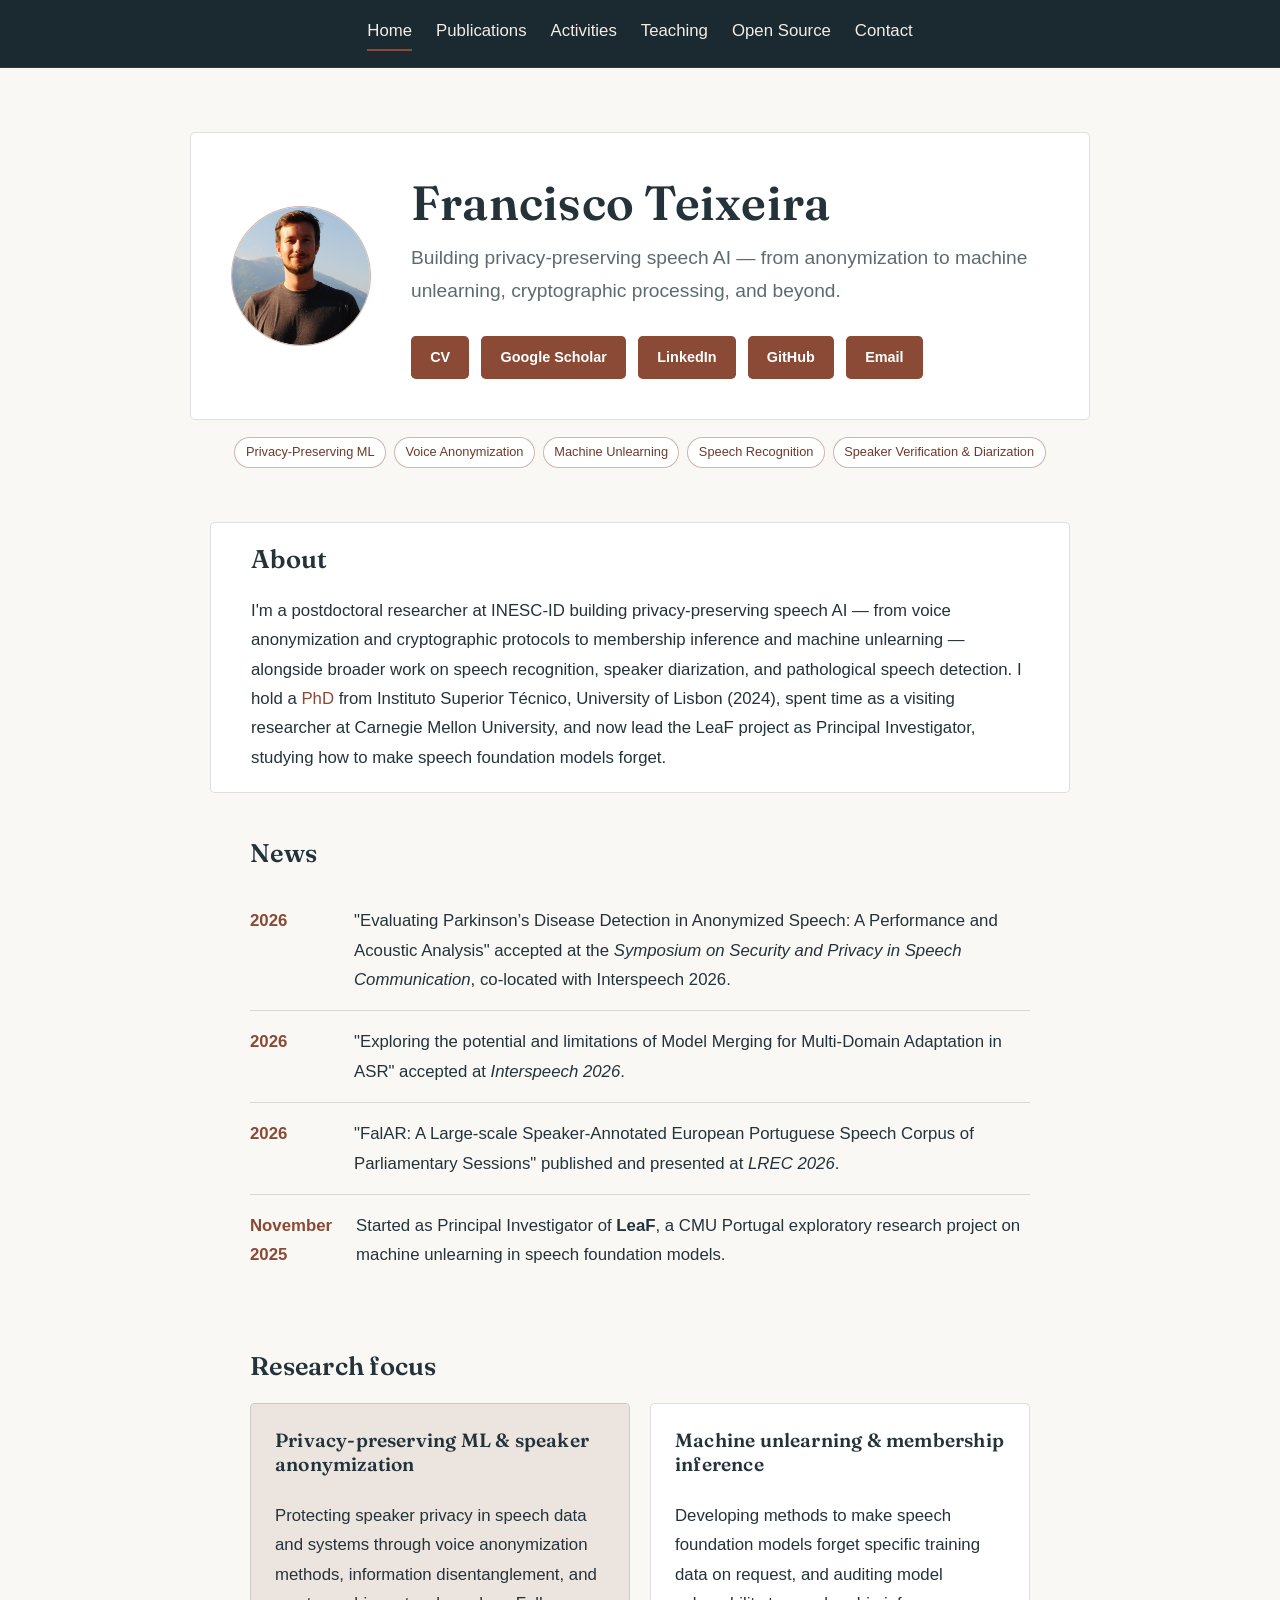
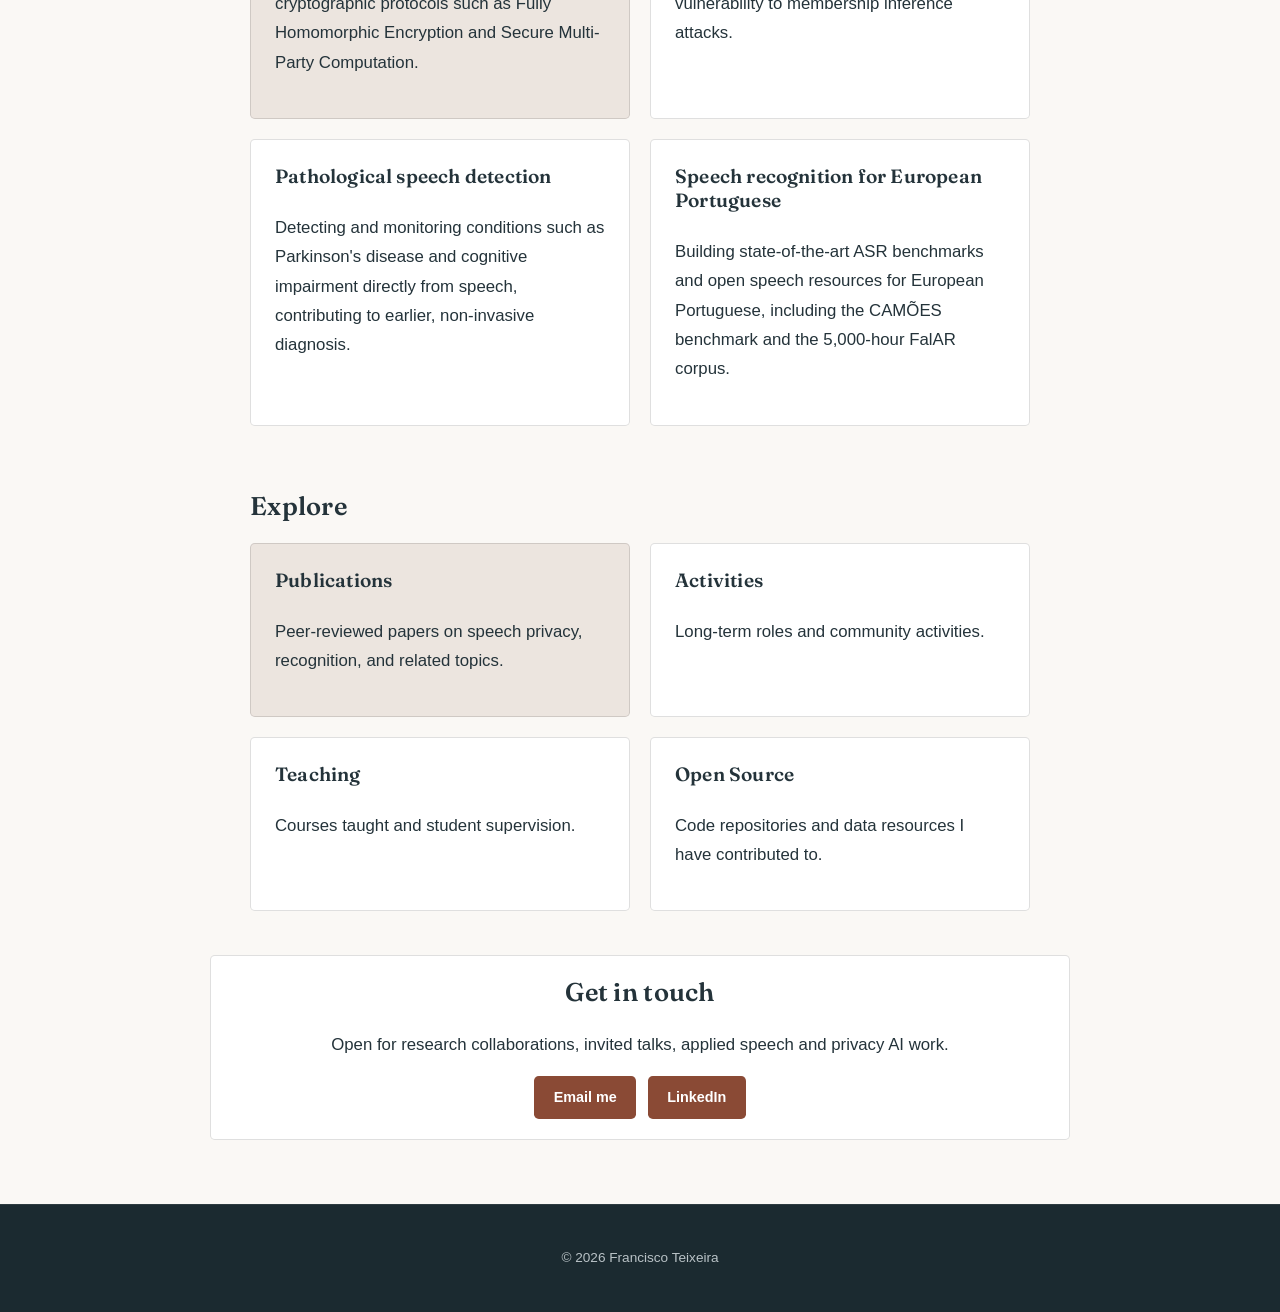
<file: index.html>
<!DOCTYPE html>
<html lang="en">
<head>
  <meta charset="UTF-8">
  <meta name="viewport" content="width=device-width, initial-scale=1.0">
  <title>Francisco Teixeira | Speech & Privacy Research</title>
  <link rel="preconnect" href="https://fonts.googleapis.com">
  <link rel="preconnect" href="https://fonts.gstatic.com" crossorigin>
  <link rel="stylesheet" href="https://fonts.googleapis.com/css2?family=Fraunces:opsz,wght@9..144,500;9..144,600;9..144,700&display=swap">
  <link rel="stylesheet" href="assets/css/style.css">
</head>
<body>
  <div class="bg-glow" aria-hidden="true">
    <span class="blob blob-1"></span>
    <span class="blob blob-2"></span>
  </div>
  <header class="site-header">
    <nav class="site-nav">
      <a href="index.html">Home</a>
      <a href="publications.html">Publications</a>
      <a href="activities.html">Activities</a>
      <a href="teaching.html">Teaching</a>
      <a href="projects.html">Open Source</a>
      <a href="index.html#contact">Contact</a>
    </nav>
  </header>

  <section class="hero">
    <div class="hero-inner glass">
      <!-- TODO: replace with a real headshot, e.g. <img src="assets/img/headshot.jpg" alt="Photo of Francisco Teixeira"> -->
      <div class="hero-avatar">
        <img src="assets/img/photo.png" alt="Photo of Francisco Teixeira">
      </div>
      <div class="hero-content">
        <h1>Francisco Teixeira</h1>
        <p class="hero-tagline">Building privacy-preserving speech AI — from anonymization to machine unlearning, cryptographic processing, and beyond.</p>
        <ul class="hero-ctas">
          <!-- TODO: replace with a hosted CV PDF URL once available -->
          <li><a href="assets/cv_francisco_teixeira.pdf">CV</a></li>
          <li><a href="https://scholar.google.com/citations?user=UYrQuTcAAAAJ&hl=en-EN">Google Scholar</a></li>
          <li><a href="https://www.linkedin.com/in/francisco-teixeira-3a6396144/">LinkedIn</a></li>
          <li><a href="https://github.com/fsepteixeira">GitHub</a></li>
          <li><a href="mailto:fsepteixeira@proton.me">Email</a></li>
        </ul>
      </div>
    </div>

    <div class="tag-float">
      <ul class="tag-row">
        <!--<li class="tag-group-label">Focus:</li>-->
        <li class="tag">Privacy-Preserving ML</li>
        <li class="tag">Voice Anonymization</li>
        <li class="tag">Machine Unlearning</li>
        <li class="tag">Speech Recognition</li>
        <li class="tag">Speaker Verification &amp; Diarization</li>
      </ul>
      <!--<ul class="tag-row">
        <li class="tag-group-label">Tools:</li>
        <li class="tag">PyTorch</li>
        <li class="tag">Hugging Face</li>
        <li class="tag">ESPnet / SpeechBrain</li>
        <li class="tag">Homomorphic Encryption &amp; MPC</li>
      </ul>-->
    </div>
  </section>

  <main>
    <section class="content-section glass intro-section">
      <h2>About</h2>
      <p>
        I'm a postdoctoral researcher at INESC-ID building privacy-preserving speech AI — from voice anonymization
        and cryptographic protocols to membership inference and machine unlearning — alongside broader work on
        speech recognition, speaker diarization, and pathological speech detection. I hold a
        <a href="https://scholar.tecnico.ulisboa.pt/api/records/W0Np5ugEUVCpvKZXpRxMu7n13kybYS1eGc8T/file/4a9b9a3620237f25992878c4ae67639c3f25f4c6312b0d147e0266b0e9e5f9dc.pdf">PhD</a>
        from Instituto Superior Técnico, University of Lisbon (2024), spent time as a visiting researcher at Carnegie Mellon
        University, and now lead the LeaF project as Principal Investigator, studying how to make speech
        foundation models forget.
      </p>
    </section>

    <section class="content-section" id="news">
      <h2>News</h2>
      <ul class="news-list">
        <li class="news-item">
          <span class="news-date">2026</span>
          <p>"Evaluating Parkinson’s Disease Detection in Anonymized Speech: A Performance and Acoustic Analysis" accepted at the <em>Symposium on Security and Privacy in Speech Communication</em>, co-located with Interspeech 2026.</p>
        </li>
        <li class="news-item">
          <span class="news-date">2026</span>
          <p>"Exploring the potential and limitations of Model Merging for Multi-Domain Adaptation in ASR" accepted at <em>Interspeech 2026</em>.</p>
        </li>
        <li class="news-item">
          <span class="news-date">2026</span>
          <p>"FalAR: A Large-scale Speaker-Annotated European Portuguese Speech Corpus of Parliamentary Sessions" published and presented at <em>LREC 2026</em>.</p>
        </li>
        <li class="news-item">
          <span class="news-date">November 2025</span>
          <p>Started as Principal Investigator of <strong>LeaF</strong>, a CMU Portugal exploratory research project on machine unlearning in speech foundation models.</p>
        </li>
      </ul>
    </section>

    <section class="content-section" id="research">
      <h2>Research focus</h2>
      <div class="card-grid">
        <div class="focus-card glass featured">
          <h3>Privacy-preserving ML &amp; speaker anonymization</h3>
          <p class="description">Protecting speaker privacy in speech data and systems through voice anonymization methods, information disentanglement, and cryptographic protocols such as Fully Homomorphic Encryption and Secure Multi-Party Computation.</p>
        </div>
        <div class="focus-card glass">
          <h3>Machine unlearning &amp; membership inference</h3>
          <p class="description">Developing methods to make speech foundation models forget specific training data on request, and auditing model vulnerability to membership inference attacks.</p>
        </div>
        <div class="focus-card glass">
          <h3>Pathological speech detection</h3>
          <p class="description">Detecting and monitoring conditions such as Parkinson's disease and cognitive impairment directly from speech, contributing to earlier, non-invasive diagnosis.</p>
        </div>
        <div class="focus-card glass">
          <h3>Speech recognition for European Portuguese</h3>
          <p class="description">Building state-of-the-art ASR benchmarks and open speech resources for European Portuguese, including the CAMÕES benchmark and the 5,000-hour FalAR corpus.</p>
        </div>
      </div>
    </section>

    <section class="content-section">
      <h2>Explore</h2>
      <div class="card-grid">
        <a class="explore-card glass featured" href="publications.html">
          <h3>Publications</h3>
          <p class="description">Peer-reviewed papers on speech privacy, recognition, and related topics.</p>
        </a>
        <a class="explore-card glass" href="activities.html">
          <h3>Activities</h3>
          <p class="description">Long-term roles and community activities.</p>
        </a>
        <a class="explore-card glass" href="teaching.html">
          <h3>Teaching</h3>
          <p class="description">Courses taught and student supervision.</p>
        </a>
        <a class="explore-card glass" href="projects.html">
          <h3>Open Source</h3>
          <p class="description">Code repositories and data resources I have contributed to.</p>
        </a>
        <!--<a class="explore-card glass" href="https://github.com/fsepteixeira">
          <h3>GitHub</h3>
          <p class="description">Source code and open-source releases.</p>
        </a>
        <a class="explore-card glass" href="#contact">
          <h3>Contact</h3>
          <p class="description">Ways to get in touch.</p>
        </a>-->
      </div>
    </section>

    <section class="content-section glass contact-cta" id="contact">
      <h2>Get in touch</h2>
      <p>Open for research collaborations, invited talks, applied speech and privacy AI work.</p>
      <ul class="hero-ctas">
        <li><a href="mailto:fsepteixeira@proton.me">Email me</a></li>
        <li><a href="https://www.linkedin.com/in/francisco-teixeira-3a6396144/">LinkedIn</a></li>
      </ul>
    </section>
  </main>


  <footer class="site-footer">
    <p>&copy; <span id="year"></span> Francisco Teixeira</p>
  </footer>

  <script src="assets/js/main.js"></script>
  <script>document.getElementById("year").textContent = new Date().getFullYear();</script>
</body>
</html>
</file>
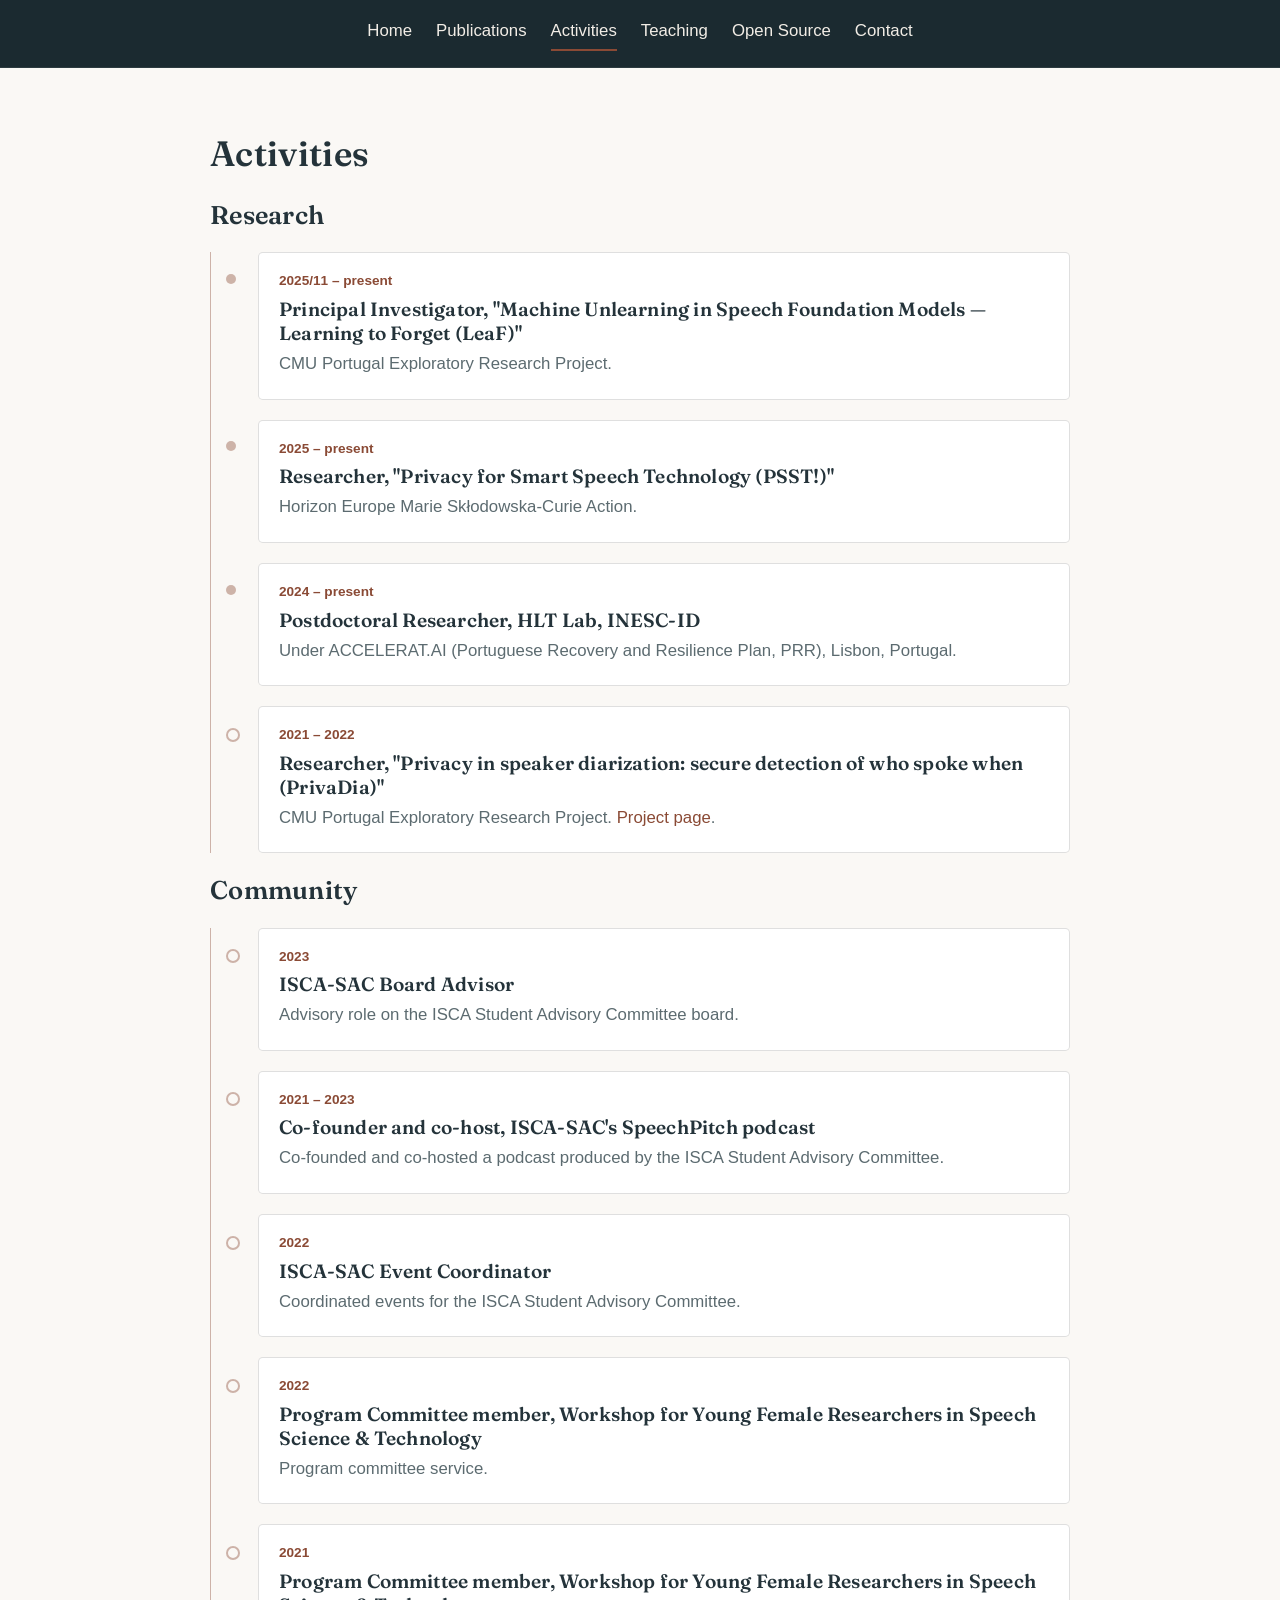
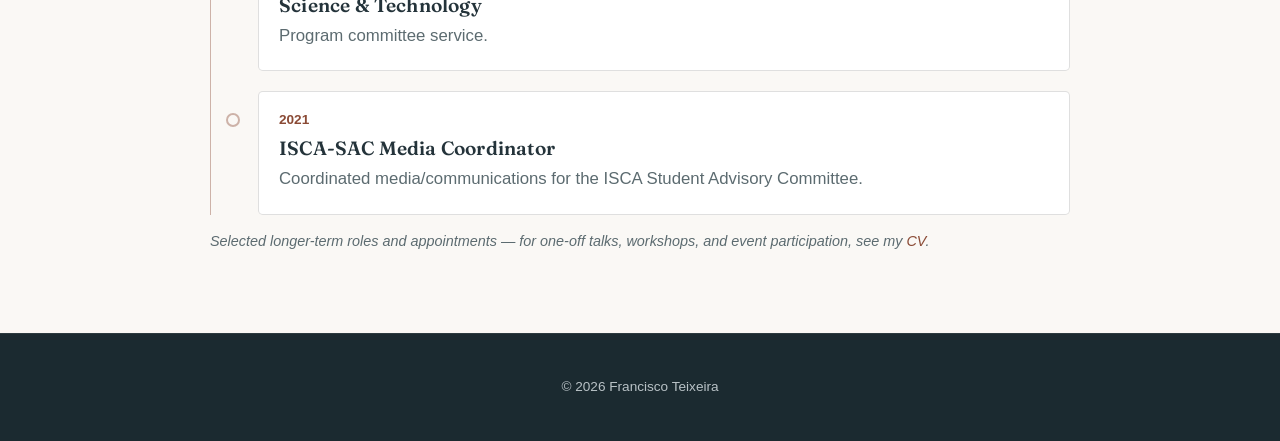
<file: activities.html>
<!DOCTYPE html>
<html lang="en">
<head>
  <meta charset="UTF-8">
  <meta name="viewport" content="width=device-width, initial-scale=1.0">
  <title>Activities — Francisco Teixeira</title>
  <link rel="preconnect" href="https://fonts.googleapis.com">
  <link rel="preconnect" href="https://fonts.gstatic.com" crossorigin>
  <link rel="stylesheet" href="https://fonts.googleapis.com/css2?family=Fraunces:opsz,wght@9..144,500;9..144,600;9..144,700&display=swap">
  <link rel="stylesheet" href="assets/css/style.css">
</head>
<body>
  <div class="bg-glow" aria-hidden="true">
    <span class="blob blob-1"></span>
    <span class="blob blob-2"></span>
  </div>
  <header class="site-header">
    <nav class="site-nav">
      <a href="index.html">Home</a>
      <a href="publications.html">Publications</a>
      <a href="activities.html">Activities</a>
      <a href="teaching.html">Teaching</a>
      <a href="projects.html">Open Source</a>
      <a href="index.html#contact">Contact</a>
    </nav>
  </header>

  <main>
    <h1>Activities</h1>

    <!-- Example entry format:
    <div class="timeline-entry">
      <span class="date">Date or date range</span>
      <h3>Activity title</h3>
      <p class="description">Short description.</p>
    </div>
    -->

    <h2>Research</h2>
    <div class="timeline">

    <div class="timeline-entry">
      <span class="date">2025/11 – present</span>
      <h3>Principal Investigator, "Machine Unlearning in Speech Foundation Models — Learning to Forget (LeaF)"</h3>
      <p class="description">CMU Portugal Exploratory Research Project.</p>
    </div>

    <div class="timeline-entry">
      <span class="date">2025 – present</span>
      <h3>Researcher, "Privacy for Smart Speech Technology (PSST!)"</h3>
      <p class="description">Horizon Europe Marie Skłodowska-Curie Action.</p>
    </div>

    <div class="timeline-entry">
      <span class="date">2024 – present</span>
      <h3>Postdoctoral Researcher, HLT Lab, INESC-ID</h3>
      <p class="description">Under ACCELERAT.AI (Portuguese Recovery and Resilience Plan, PRR), Lisbon, Portugal.</p>
    </div>

    <div class="timeline-entry is-past">
      <span class="date">2021 – 2022</span>
      <h3>Researcher, "Privacy in speaker diarization: secure detection of who spoke when (PrivaDia)"</h3>
      <p class="description">CMU Portugal Exploratory Research Project. <a href="https://privadia.hlt.inesc-id.pt">Project page</a>.</p>
    </div>

    </div>

    <h2>Community</h2>
    <div class="timeline">

    <div class="timeline-entry is-past">
      <span class="date">2023</span>
      <h3>ISCA-SAC Board Advisor</h3>
      <p class="description">Advisory role on the ISCA Student Advisory Committee board.</p>
    </div>

    <div class="timeline-entry is-past">
      <span class="date">2021 – 2023</span>
      <h3>Co-founder and co-host, ISCA-SAC's SpeechPitch podcast</h3>
      <p class="description">Co-founded and co-hosted a podcast produced by the ISCA Student Advisory Committee.</p>
    </div>

    <div class="timeline-entry is-past">
      <span class="date">2022</span>
      <h3>ISCA-SAC Event Coordinator</h3>
      <p class="description">Coordinated events for the ISCA Student Advisory Committee.</p>
    </div>

    <div class="timeline-entry is-past">
      <span class="date">2022</span>
      <h3>Program Committee member, Workshop for Young Female Researchers in Speech Science &amp; Technology</h3>
      <p class="description">Program committee service.</p>
    </div>

    <div class="timeline-entry is-past">
      <span class="date">2021</span>
      <h3>Program Committee member, Workshop for Young Female Researchers in Speech Science &amp; Technology</h3>
      <p class="description">Program committee service.</p>
    </div>

    <div class="timeline-entry is-past">
      <span class="date">2021</span>
      <h3>ISCA-SAC Media Coordinator</h3>
      <p class="description">Coordinated media/communications for the ISCA Student Advisory Committee.</p>
    </div>

    </div>

    <p class="example-note">Selected longer-term roles and appointments — for one-off talks, workshops, and event participation, see my <a href="cv.pdf">CV</a>.</p>
  </main>

  <footer class="site-footer">
    <p>&copy; <span id="year"></span> Francisco Teixeira</p>
  </footer>

  <script src="assets/js/main.js"></script>
  <script>document.getElementById("year").textContent = new Date().getFullYear();</script>
</body>
</html>
</file>
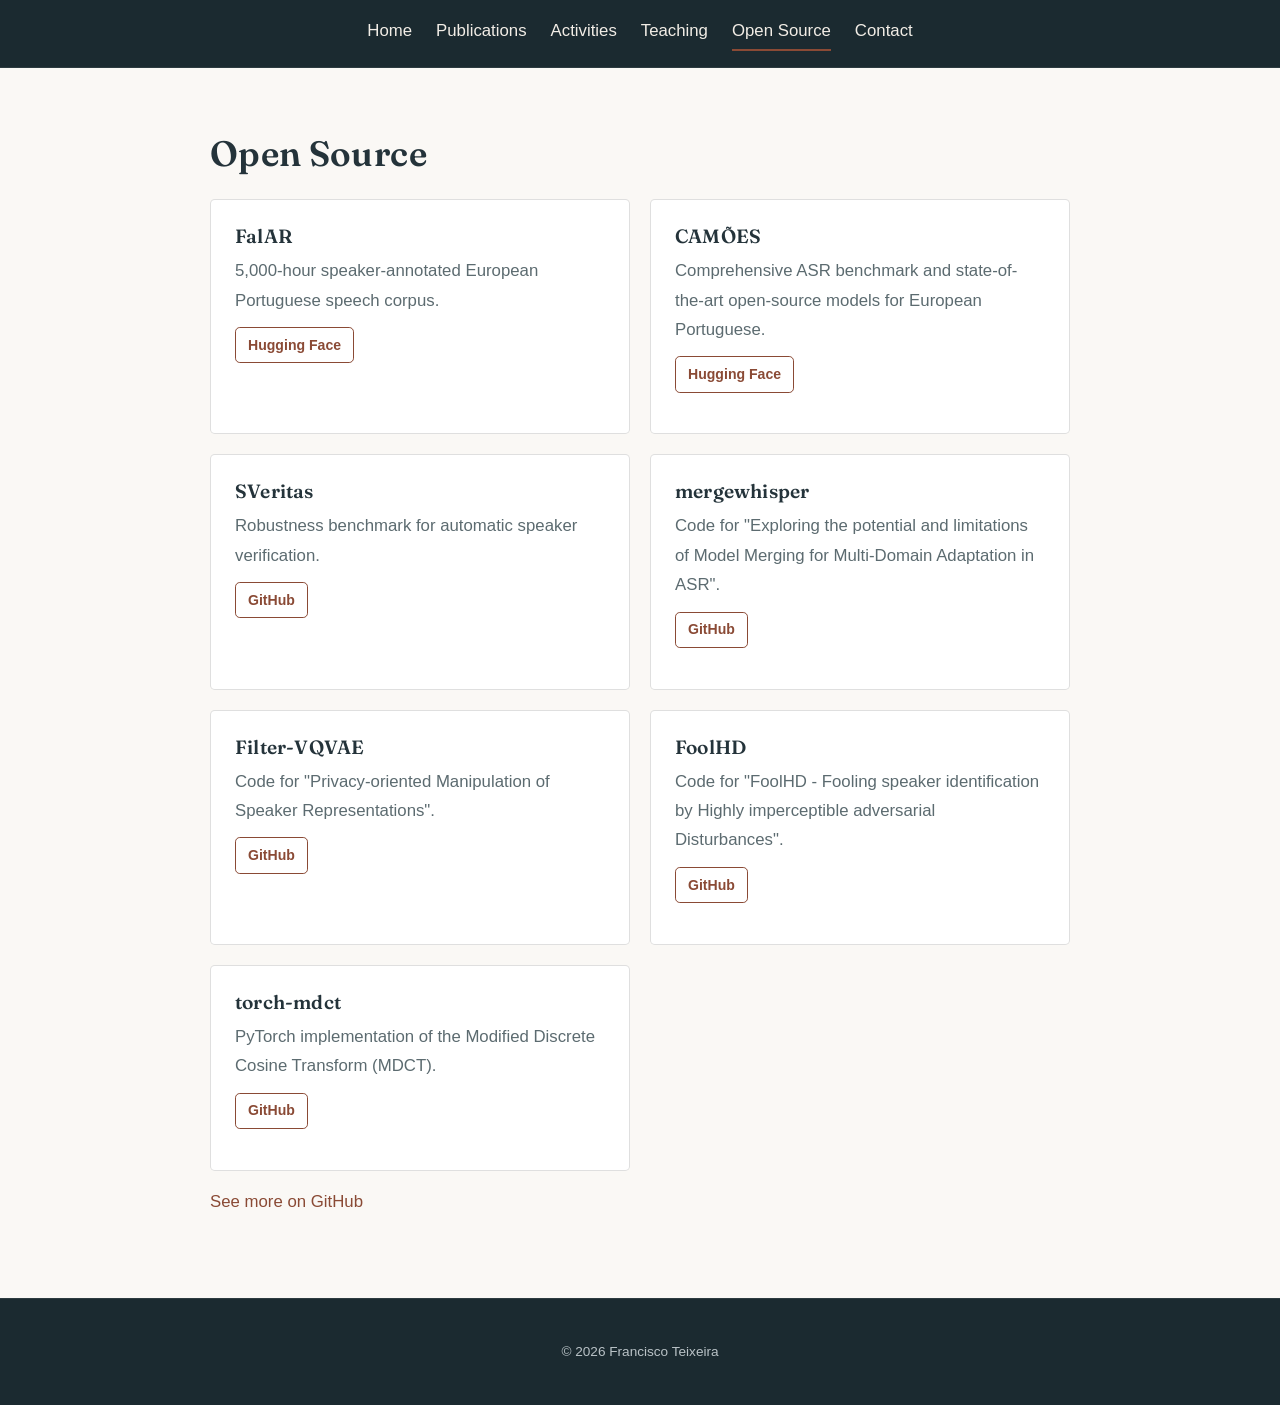
<file: projects.html>
<!DOCTYPE html>
<html lang="en">
<head>
  <meta charset="UTF-8">
  <meta name="viewport" content="width=device-width, initial-scale=1.0">
  <title>Open Source — Francisco Teixeira</title>
  <link rel="preconnect" href="https://fonts.googleapis.com">
  <link rel="preconnect" href="https://fonts.gstatic.com" crossorigin>
  <link rel="stylesheet" href="https://fonts.googleapis.com/css2?family=Fraunces:opsz,wght@9..144,500;9..144,600;9..144,700&display=swap">
  <link rel="stylesheet" href="assets/css/style.css">
</head>
<body>
  <div class="bg-glow" aria-hidden="true">
    <span class="blob blob-1"></span>
    <span class="blob blob-2"></span>
  </div>
  <header class="site-header">
    <nav class="site-nav">
      <a href="index.html">Home</a>
      <a href="publications.html">Publications</a>
      <a href="activities.html">Activities</a>
      <a href="teaching.html">Teaching</a>
      <a href="projects.html">Open Source</a>
      <a href="index.html#contact">Contact</a>
    </nav>
  </header>

  <main>
    <h1>Open Source</h1>

    <div class="card-grid">

    <article class="project">
      <h3>FalAR</h3>
      <p class="description">5,000-hour speaker-annotated European Portuguese speech corpus.</p>
      <p class="links">
        <a href="https://huggingface.co/datasets/inesc-id/FalAR">Hugging Face</a>
      </p>
    </article>

    <article class="project">
      <h3>CAMÕES</h3>
      <p class="description">Comprehensive ASR benchmark and state-of-the-art open-source models for European Portuguese.</p>
      <p class="links">
        <a href="https://huggingface.co/datasets/inesc-id/camoes_asr">Hugging Face</a>
      </p>
    </article>

    <article class="project">
      <h3>SVeritas</h3>
      <p class="description">Robustness benchmark for automatic speaker verification.</p>
      <p class="links">
        <a href="https://github.com/massabaali7/SVeritas/tree/main">GitHub</a>
      </p>
    </article>

    <article class="project">
      <h3>mergewhisper</h3>
      <p class="description">Code for "Exploring the potential and limitations of Model Merging for Multi-Domain Adaptation in ASR".</p>
      <p class="links">
        <a href="https://github.com/Miamoto/mergewhisper">GitHub</a>
      </p>
    </article>

    <article class="project">
      <h3>Filter-VQVAE</h3>
      <p class="description">Code for "Privacy-oriented Manipulation of Speaker Representations".</p>
      <p class="links">
        <a href="https://github.com/fsepteixeira/Filter-VQVAE">GitHub</a>
      </p>
    </article>

    <article class="project">
      <h3>FoolHD</h3>
      <p class="description">Code for "FoolHD - Fooling speaker identification by Highly imperceptible adversarial Disturbances".</p>
      <p class="links">
        <a href="https://github.com/fsepteixeira/FoolHD/tree/main/code">GitHub</a>
      </p>
    </article>

    <article class="project">
      <h3>torch-mdct</h3>
      <!-- TODO: confirm/adjust this description -->
      <p class="description">PyTorch implementation of the Modified Discrete Cosine Transform (MDCT).</p>
      <p class="links">
        <a href="https://github.com/fsepteixeira/torch-mdct">GitHub</a>
      </p>
    </article>

    </div>

    <p><a href="https://github.com/fsepteixeira">See more on GitHub</a></p>
  </main>

  <footer class="site-footer">
    <p>&copy; <span id="year"></span> Francisco Teixeira</p>
  </footer>

  <script src="assets/js/main.js"></script>
  <script>document.getElementById("year").textContent = new Date().getFullYear();</script>
</body>
</html>
</file>
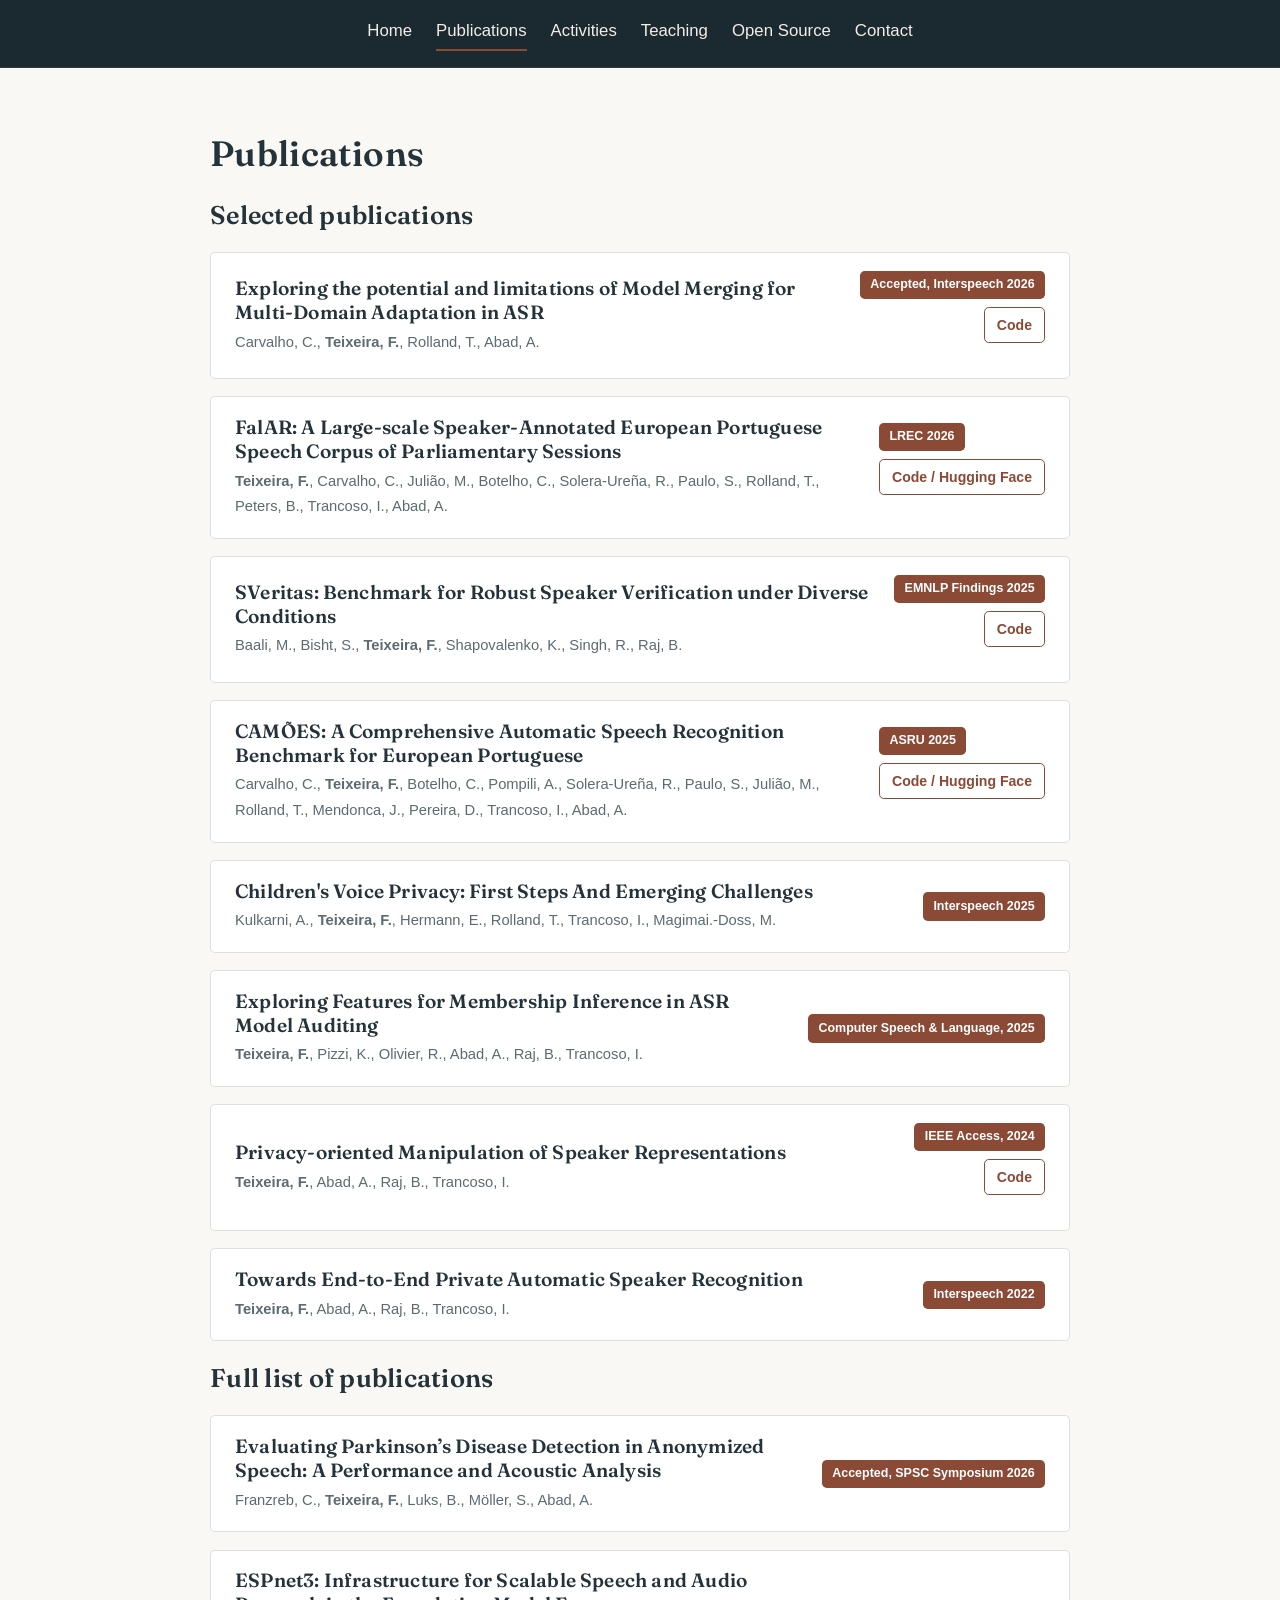
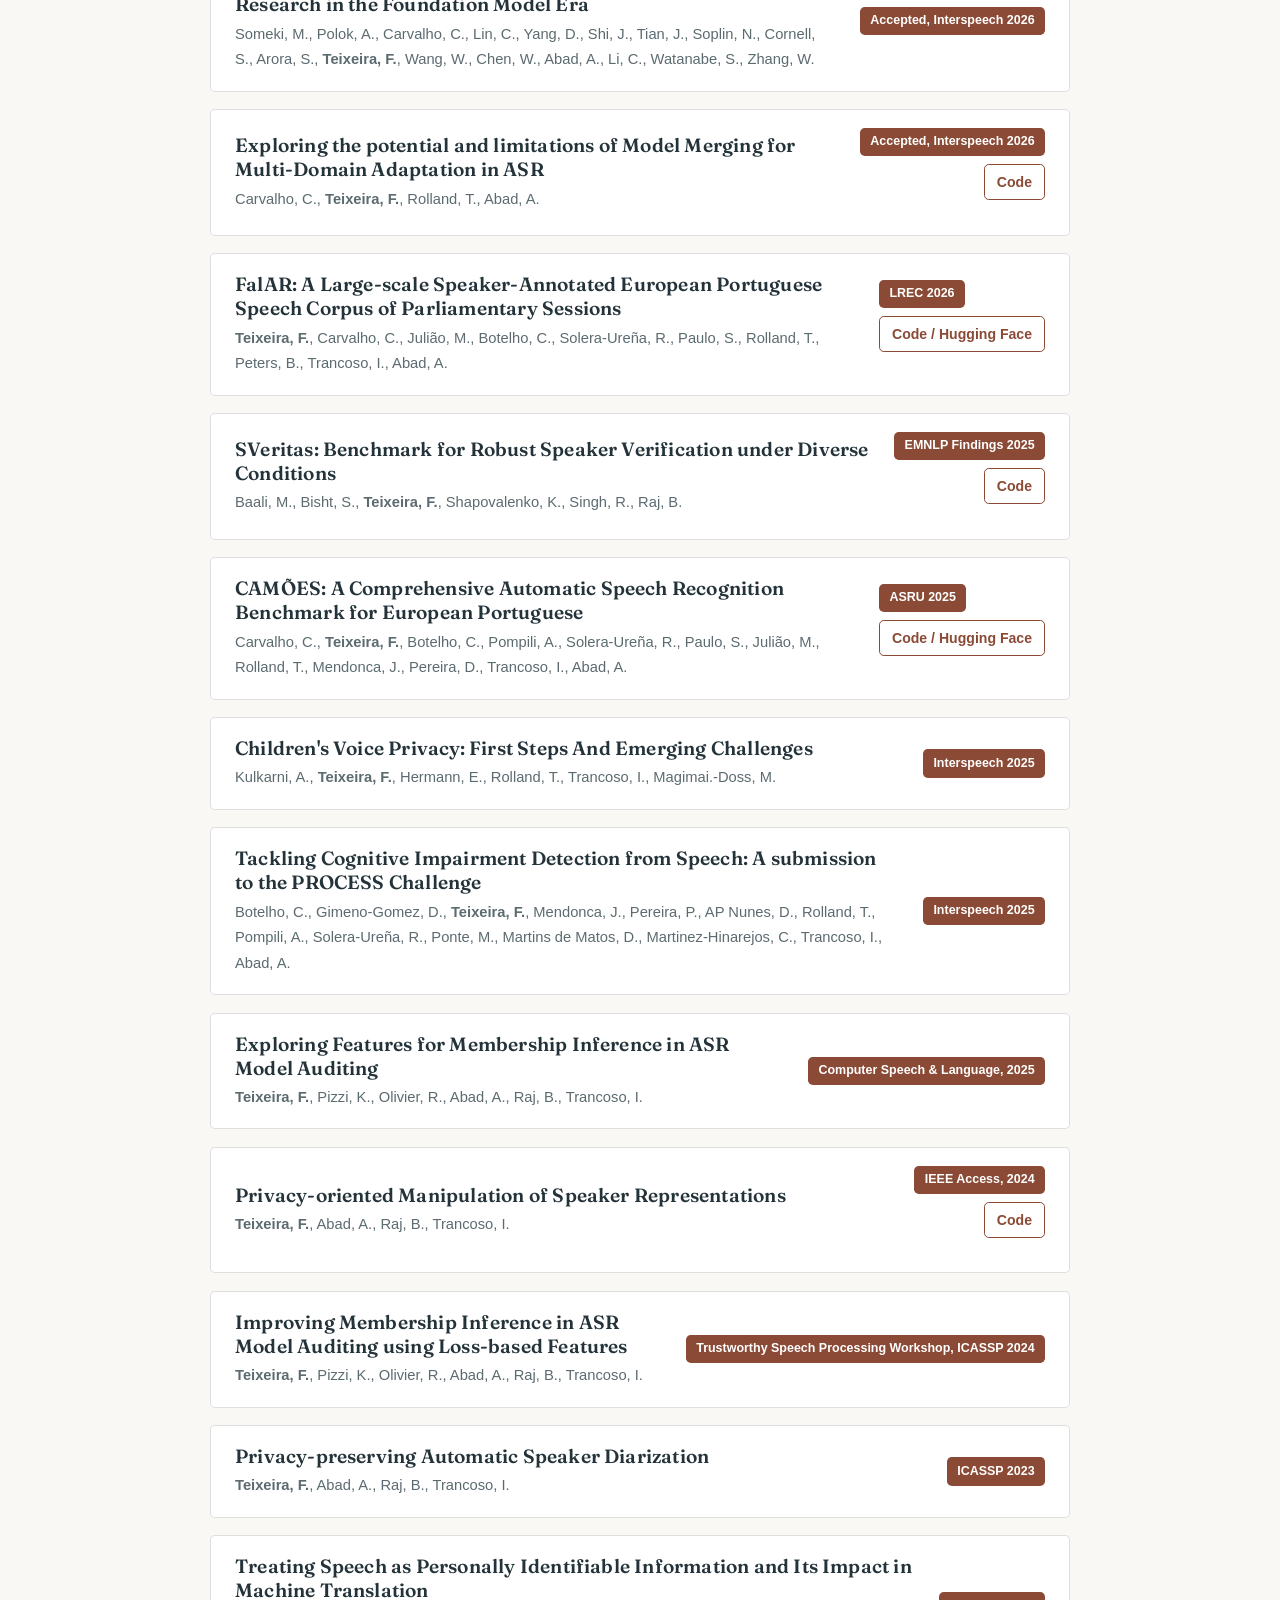
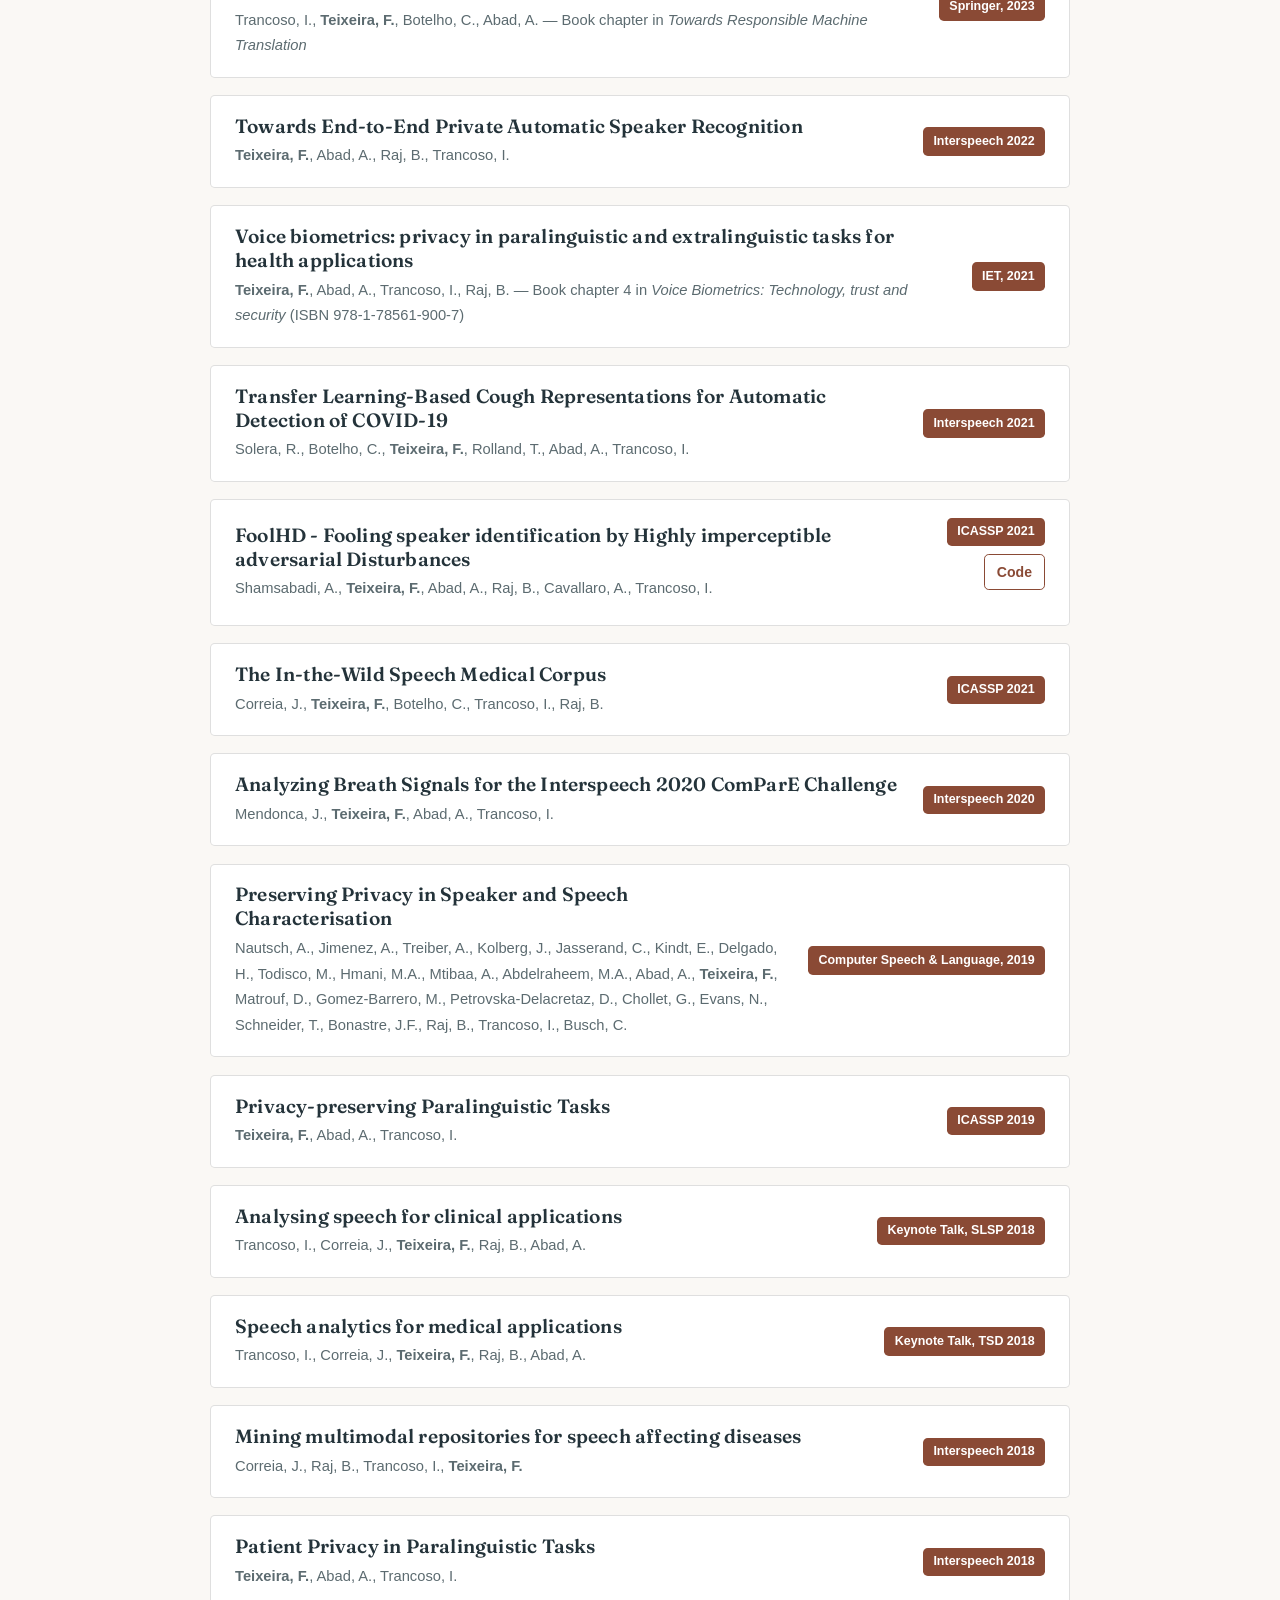
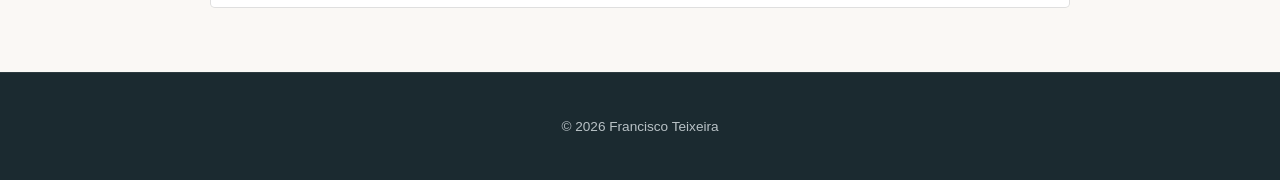
<file: publications.html>
<!DOCTYPE html>
<html lang="en">
<head>
  <meta charset="UTF-8">
  <meta name="viewport" content="width=device-width, initial-scale=1.0">
  <title>Publications — Francisco Teixeira</title>
  <link rel="preconnect" href="https://fonts.googleapis.com">
  <link rel="preconnect" href="https://fonts.gstatic.com" crossorigin>
  <link rel="stylesheet" href="https://fonts.googleapis.com/css2?family=Fraunces:opsz,wght@9..144,500;9..144,600;9..144,700&display=swap">
  <link rel="stylesheet" href="assets/css/style.css">
</head>
<body>
  <div class="bg-glow" aria-hidden="true">
    <span class="blob blob-1"></span>
    <span class="blob blob-2"></span>
  </div>
  <header class="site-header">
    <nav class="site-nav">
      <a href="index.html">Home</a>
      <a href="publications.html">Publications</a>
      <a href="activities.html">Activities</a>
      <a href="teaching.html">Teaching</a>
      <a href="projects.html">Open Source</a>
      <a href="index.html#contact">Contact</a>
    </nav>
  </header>

  <main>
    <h1>Publications</h1>

    <h2>Selected publications</h2>
    <div class="pub-list">

    <article class="publication">
      <div class="pub-main">
        <h3>Exploring the potential and limitations of Model Merging for Multi-Domain Adaptation in ASR</h3>
        <p class="authors">Carvalho, C., <strong>Teixeira, F.</strong>, Rolland, T., Abad, A.</p>
      </div>
      <div class="pub-side">
        <span class="badge">Accepted, Interspeech 2026</span>
        <p class="links">
          <a href="https://github.com/Miamoto/mergewhisper">Code</a>
        </p>
      </div>
    </article>

    <article class="publication">
      <div class="pub-main">
        <h3>FalAR: A Large-scale Speaker-Annotated European Portuguese Speech Corpus of Parliamentary Sessions</h3>
        <p class="authors"><strong>Teixeira, F.</strong>, Carvalho, C., Julião, M., Botelho, C., Solera-Ureña, R., Paulo, S., Rolland, T., Peters, B., Trancoso, I., Abad, A.</p>
      </div>
      <div class="pub-side">
        <span class="badge">LREC 2026</span>
        <p class="links">
          <a href="https://huggingface.co/datasets/inesc-id/FalAR">Code / Hugging Face</a>
        </p>
      </div>
    </article>

    <article class="publication">
      <div class="pub-main">
        <h3>SVeritas: Benchmark for Robust Speaker Verification under Diverse Conditions</h3>
        <p class="authors">Baali, M., Bisht, S., <strong>Teixeira, F.</strong>, Shapovalenko, K., Singh, R., Raj, B.</p>
      </div>
      <div class="pub-side">
        <span class="badge">EMNLP Findings 2025</span>
        <p class="links">
          <a href="https://github.com/massabaali7/SVeritas/tree/main">Code</a>
        </p>
      </div>
    </article>

    <article class="publication">
      <div class="pub-main">
        <h3>CAMÕES: A Comprehensive Automatic Speech Recognition Benchmark for European Portuguese</h3>
        <p class="authors">Carvalho, C., <strong>Teixeira, F.</strong>, Botelho, C., Pompili, A., Solera-Ureña, R., Paulo, S., Julião, M., Rolland, T., Mendonca, J., Pereira, D., Trancoso, I., Abad, A.</p>
      </div>
      <div class="pub-side">
        <span class="badge">ASRU 2025</span>
        <p class="links">
          <a href="https://huggingface.co/datasets/inesc-id/camoes_asr">Code / Hugging Face</a>
        </p>
      </div>
    </article>

    <article class="publication">
      <div class="pub-main">
        <h3>Children's Voice Privacy: First Steps And Emerging Challenges</h3>
        <p class="authors">Kulkarni, A., <strong>Teixeira, F.</strong>, Hermann, E., Rolland, T., Trancoso, I., Magimai.-Doss, M.</p>
      </div>
      <div class="pub-side">
        <span class="badge">Interspeech 2025</span>
      </div>
    </article>

    <article class="publication">
      <div class="pub-main">
        <h3>Exploring Features for Membership Inference in ASR Model Auditing</h3>
        <p class="authors"><strong>Teixeira, F.</strong>, Pizzi, K., Olivier, R., Abad, A., Raj, B., Trancoso, I.</p>
      </div>
      <div class="pub-side">
        <span class="badge">Computer Speech &amp; Language, 2025</span>
      </div>
    </article>

    <article class="publication">
      <div class="pub-main">
        <h3>Privacy-oriented Manipulation of Speaker Representations</h3>
        <p class="authors"><strong>Teixeira, F.</strong>, Abad, A., Raj, B., Trancoso, I.</p>
      </div>
      <div class="pub-side">
        <span class="badge">IEEE Access, 2024</span>
        <p class="links">
          <a href="https://github.com/fsepteixeira/Filter-VQVAE">Code</a>
        </p>
      </div>
    </article>

    <article class="publication">
      <div class="pub-main">
        <h3>Towards End-to-End Private Automatic Speaker Recognition</h3>
        <p class="authors"><strong>Teixeira, F.</strong>, Abad, A., Raj, B., Trancoso, I.</p>
      </div>
      <div class="pub-side">
        <span class="badge">Interspeech 2022</span>
      </div>
    </article>

    </div>

    <h2>Full list of publications</h2>
    <div class="pub-list">

    <article class="publication">
      <div class="pub-main">
        <h3>Evaluating Parkinson’s Disease Detection in Anonymized Speech: A Performance and Acoustic Analysis</h3>
        <p class="authors">Franzreb, C., <strong>Teixeira, F.</strong>, Luks, B., Möller, S., Abad, A.</p>
        <!-- <p class="description"></p> -->
      </div>
      <div class="pub-side">
        <span class="badge">Accepted, SPSC Symposium 2026</span>
      </div>
    </article>

    <article class="publication">
      <div class="pub-main">
        <h3>ESPnet3: Infrastructure for Scalable Speech and Audio Research in the Foundation Model Era</h3>
        <p class="authors">Someki, M., Polok, A., Carvalho, C., Lin, C., Yang, D., Shi, J., Tian, J., Soplin, N., Cornell, S., Arora, S., <strong>Teixeira, F.</strong>, Wang, W., Chen, W., Abad, A., Li, C., Watanabe, S., Zhang, W.</p>
        <!-- <p class="description">Describes infrastructure for scalable speech/audio research in the era of foundation models.</p> -->
      </div>
      <div class="pub-side">
        <span class="badge">Accepted, Interspeech 2026</span>
      </div>
    </article>

    <article class="publication">
      <div class="pub-main">
        <h3>Exploring the potential and limitations of Model Merging for Multi-Domain Adaptation in ASR</h3>
        <p class="authors">Carvalho, C., <strong>Teixeira, F.</strong>, Rolland, T., Abad, A.</p>
        <!-- <p class="description">Studies model merging as a technique for adapting ASR systems across multiple domains.</p> -->
      </div>
      <div class="pub-side">
        <span class="badge">Accepted, Interspeech 2026</span>
        <p class="links">
          <a href="https://github.com/Miamoto/mergewhisper">Code</a>
        </p>
  
      </div>
        
    </article>

    <article class="publication">
      <div class="pub-main">
        <h3>FalAR: A Large-scale Speaker-Annotated European Portuguese Speech Corpus of Parliamentary Sessions</h3>
        <p class="authors"><strong>Teixeira, F.</strong>, Carvalho, C., Julião, M., Botelho, C., Solera-Ureña, R., Paulo, S., Rolland, T., Peters, B., Trancoso, I., Abad, A.</p>
        <!-- <p class="description">Introduces FalAR, a large-scale speaker-annotated European Portuguese speech corpus from parliamentary sessions.</p> -->
      </div>
      <div class="pub-side">
        <span class="badge">LREC 2026</span>
        <p class="links">
          <a href="https://huggingface.co/datasets/inesc-id/FalAR">Code / Hugging Face</a>
        </p>
      </div>
    </article>

    <article class="publication">
      <div class="pub-main">
        <h3>SVeritas: Benchmark for Robust Speaker Verification under Diverse Conditions</h3>
        <p class="authors">Baali, M., Bisht, S., <strong>Teixeira, F.</strong>, Shapovalenko, K., Singh, R., Raj, B.</p>
        <!-- <p class="description">Proposes a benchmark for evaluating the robustness of speaker verification systems under diverse conditions.</p> -->
      </div>
      <div class="pub-side">
        <span class="badge">EMNLP Findings 2025</span>
        <p class="links">
          <a href="https://github.com/massabaali7/SVeritas/tree/main">Code</a>
        </p>
      </div>
    </article>

    <article class="publication">
      <div class="pub-main">
        <h3>CAMÕES: A Comprehensive Automatic Speech Recognition Benchmark for European Portuguese</h3>
        <p class="authors">Carvalho, C., <strong>Teixeira, F.</strong>, Botelho, C., Pompili, A., Solera-Ureña, R., Paulo, S., Julião, M., Rolland, T., Mendonca, J., Pereira, D., Trancoso, I., Abad, A.</p>
        <!-- <p class="description">Presents CAMÕES, a comprehensive ASR benchmark and state-of-the-art open-source models for European Portuguese.</p> -->
      </div>
      <div class="pub-side">
        <span class="badge">ASRU 2025</span>
        <p class="links">
          <a href="https://huggingface.co/datasets/inesc-id/camoes_asr">Code / Hugging Face</a>
        </p>
      </div>
    </article>

    <article class="publication">
      <div class="pub-main">
        <h3>Children's Voice Privacy: First Steps And Emerging Challenges</h3>
        <p class="authors">Kulkarni, A., <strong>Teixeira, F.</strong>, Hermann, E., Rolland, T., Trancoso, I., Magimai.-Doss, M.</p>
        <!-- <p class="description">Examines privacy challenges specific to protecting children's voice data.</p> -->
      </div>
      <div class="pub-side">
        <span class="badge">Interspeech 2025</span>
      </div>
    </article>

    <article class="publication">
      <div class="pub-main">
        <h3>Tackling Cognitive Impairment Detection from Speech: A submission to the PROCESS Challenge</h3>
        <p class="authors">Botelho, C., Gimeno-Gomez, D., <strong>Teixeira, F.</strong>, Mendonca, J., Pereira, P., AP Nunes, D., Rolland, T., Pompili, A., Solera-Ureña, R., Ponte, M., Martins de Matos, D., Martinez-Hinarejos, C., Trancoso, I., Abad, A.</p>
        <!-- <p class="description">A challenge submission on detecting cognitive impairment from speech.</p> -->
      </div>
      <div class="pub-side">
        <span class="badge">Interspeech 2025</span>
      </div>
    </article>

    <article class="publication">
      <div class="pub-main">
        <h3>Exploring Features for Membership Inference in ASR Model Auditing</h3>
        <p class="authors"><strong>Teixeira, F.</strong>, Pizzi, K., Olivier, R., Abad, A., Raj, B., Trancoso, I.</p>
        <!-- <p class="description">Explores which features best support membership inference attacks used to audit ASR models.</p> -->
      </div>
      <div class="pub-side">
        <span class="badge">Computer Speech &amp; Language, 2025</span>
      </div>
    </article>

    <article class="publication">
      <div class="pub-main">
        <h3>Privacy-oriented Manipulation of Speaker Representations</h3>
        <p class="authors"><strong>Teixeira, F.</strong>, Abad, A., Raj, B., Trancoso, I.</p>
        
        <!-- <p class="description">Proposes methods to manipulate speaker representations for privacy protection.</p> -->
      </div>
      <div class="pub-side">
        <span class="badge">IEEE Access, 2024</span>
        <p class="links">
          <a href="https://github.com/fsepteixeira/Filter-VQVAE">Code</a>
        </p>
      </div>
    </article>

    <article class="publication">
      <div class="pub-main">
        <h3>Improving Membership Inference in ASR Model Auditing using Loss-based Features</h3>
        <p class="authors"><strong>Teixeira, F.</strong>, Pizzi, K., Olivier, R., Abad, A., Raj, B., Trancoso, I.</p>
        <!-- <p class="description">Improves membership inference attacks for ASR auditing using loss-based features.</p> -->
      </div>
      <div class="pub-side">
        <span class="badge">Trustworthy Speech Processing Workshop, ICASSP 2024</span>
      </div>
    </article>

    <article class="publication">
      <div class="pub-main">
        <h3>Privacy-preserving Automatic Speaker Diarization</h3>
        <p class="authors"><strong>Teixeira, F.</strong>, Abad, A., Raj, B., Trancoso, I.</p>
        <!-- <p class="description">Proposes a privacy-preserving approach to automatic speaker diarization.</p> -->
      </div>
      <div class="pub-side">
        <span class="badge">ICASSP 2023</span>
      </div>
    </article>

    <article class="publication">
      <div class="pub-main">
        <h3>Treating Speech as Personally Identifiable Information and Its Impact in Machine Translation</h3>
        <p class="authors">Trancoso, I., <strong>Teixeira, F.</strong>, Botelho, C., Abad, A. — Book chapter in <em>Towards Responsible Machine Translation</em></p>
        <!-- <p class="description">Discusses treating speech as personally identifiable information and its implications for machine translation.</p> -->
      </div>
      <div class="pub-side">
        <span class="badge">Springer, 2023</span>
      </div>
    </article>

    <article class="publication">
      <div class="pub-main">
        <h3>Towards End-to-End Private Automatic Speaker Recognition</h3>
        <p class="authors"><strong>Teixeira, F.</strong>, Abad, A., Raj, B., Trancoso, I.</p>
        <!-- <p class="description">Proposes an end-to-end approach to privacy-preserving automatic speaker recognition.</p> -->
      </div>
      <div class="pub-side">
        <span class="badge">Interspeech 2022</span>
      </div>
    </article>

    <article class="publication">
      <div class="pub-main">
        <h3>Voice biometrics: privacy in paralinguistic and extralinguistic tasks for health applications</h3>
        <p class="authors"><strong>Teixeira, F.</strong>, Abad, A., Trancoso, I., Raj, B. — Book chapter 4 in <em>Voice Biometrics: Technology, trust and security</em> (ISBN 978-1-78561-900-7)</p>
        <!-- <p class="description">Reviews privacy considerations for voice biometrics in health-related paralinguistic applications.</p> -->
      </div>
      <div class="pub-side">
        <span class="badge">IET, 2021</span>
      </div>
    </article>

    <article class="publication">
      <div class="pub-main">
        <h3>Transfer Learning-Based Cough Representations for Automatic Detection of COVID-19</h3>
        <p class="authors">Solera, R., Botelho, C., <strong>Teixeira, F.</strong>, Rolland, T., Abad, A., Trancoso, I.</p>
        <!-- <p class="description">Uses transfer learning on cough sounds to automatically detect COVID-19.</p> -->
      </div>
      <div class="pub-side">
        <span class="badge">Interspeech 2021</span>
      </div>
    </article>

    <article class="publication">
      <div class="pub-main">
        <h3>FoolHD - Fooling speaker identification by Highly imperceptible adversarial Disturbances</h3>
        <p class="authors">Shamsabadi, A., <strong>Teixeira, F.</strong>, Abad, A., Raj, B., Cavallaro, A., Trancoso, I.</p>
        <!-- <p class="description">Designs imperceptible adversarial perturbations that fool speaker identification systems.</p> -->
        
      </div>
      <div class="pub-side">
        <span class="badge">ICASSP 2021</span>
        <p class="links">
          <a href="https://github.com/fsepteixeira/FoolHD/tree/main/code">Code</a>
        </p>
      </div>
    </article>

    <article class="publication">
      <div class="pub-main">
        <h3>The In-the-Wild Speech Medical Corpus</h3>
        <p class="authors">Correia, J., <strong>Teixeira, F.</strong>, Botelho, C., Trancoso, I., Raj, B.</p>
        <!-- <p class="description">Introduces a speech medical corpus collected in real-world ("in-the-wild") conditions.</p> -->
      </div>
      <div class="pub-side">
        <span class="badge">ICASSP 2021</span>
      </div>
    </article>

    <article class="publication">
      <div class="pub-main">
        <h3>Analyzing Breath Signals for the Interspeech 2020 ComParE Challenge</h3>
        <p class="authors">Mendonca, J., <strong>Teixeira, F.</strong>, Abad, A., Trancoso, I.</p>
        <!-- <p class="description">Analyzes breath signals as a submission to the Interspeech ComParE challenge.</p> -->
      </div>
      <div class="pub-side">
        <span class="badge">Interspeech 2020</span>
      </div>
    </article>

    <article class="publication">
      <div class="pub-main">
        <h3>Preserving Privacy in Speaker and Speech Characterisation</h3>
        <p class="authors">Nautsch, A., Jimenez, A., Treiber, A., Kolberg, J., Jasserand, C., Kindt, E., Delgado, H., Todisco, M., Hmani, M.A., Mtibaa, A., Abdelraheem, M.A., Abad, A., <strong>Teixeira, F.</strong>, Matrouf, D., Gomez-Barrero, M., Petrovska-Delacretaz, D., Chollet, G., Evans, N., Schneider, T., Bonastre, J.F., Raj, B., Trancoso, I., Busch, C.</p>
        <!-- <p class="description">A broad survey/position paper on preserving privacy in speaker and speech characterization research.</p> -->
      </div>
      <div class="pub-side">
        <span class="badge">Computer Speech &amp; Language, 2019</span>
      </div>
    </article>

    <article class="publication">
      <div class="pub-main">
        <h3>Privacy-preserving Paralinguistic Tasks</h3>
        <p class="authors"><strong>Teixeira, F.</strong>, Abad, A., Trancoso, I.</p>
        <!-- <p class="description">Proposes privacy-preserving methods for paralinguistic speech tasks.</p> -->
      </div>
      <div class="pub-side">
        <span class="badge">ICASSP 2019</span>
      </div>
    </article>

    <article class="publication">
      <div class="pub-main">
        <h3>Analysing speech for clinical applications</h3>
        <p class="authors">Trancoso, I., Correia, J., <strong>Teixeira, F.</strong>, Raj, B., Abad, A.</p>
        <!-- <p class="description">Keynote overview of speech analysis methods for clinical applications.</p> -->
      </div>
      <div class="pub-side">
        <span class="badge">Keynote Talk, SLSP 2018</span>
      </div>
    </article>

    <article class="publication">
      <div class="pub-main">
        <h3>Speech analytics for medical applications</h3>
        <p class="authors">Trancoso, I., Correia, J., <strong>Teixeira, F.</strong>, Raj, B., Abad, A.</p>
        <!-- <p class="description">Keynote overview of speech analytics applied to medical applications.</p> -->
      </div>
      <div class="pub-side">
        <span class="badge">Keynote Talk, TSD 2018</span>
      </div>
    </article>

    <article class="publication">
      <div class="pub-main">
        <h3>Mining multimodal repositories for speech affecting diseases</h3>
        <p class="authors">Correia, J., Raj, B., Trancoso, I., <strong>Teixeira, F.</strong></p>
        <!-- <p class="description">Mines multimodal repositories to study diseases that affect speech.</p> -->
      </div>
      <div class="pub-side">
        <span class="badge">Interspeech 2018</span>
      </div>
    </article>

    <article class="publication">
      <div class="pub-main">
        <h3>Patient Privacy in Paralinguistic Tasks</h3>
        <p class="authors"><strong>Teixeira, F.</strong>, Abad, A., Trancoso, I.</p>
        <!-- <p class="description">Addresses patient privacy concerns in paralinguistic speech tasks.</p> -->
      </div>
      <div class="pub-side">
        <span class="badge">Interspeech 2018</span>
      </div>
    </article>

    </div>
  </main>

  <footer class="site-footer">
    <p>&copy; <span id="year"></span> Francisco Teixeira</p>
  </footer>

  <script src="assets/js/main.js"></script>
  <script>document.getElementById("year").textContent = new Date().getFullYear();</script>
</body>
</html>
</file>
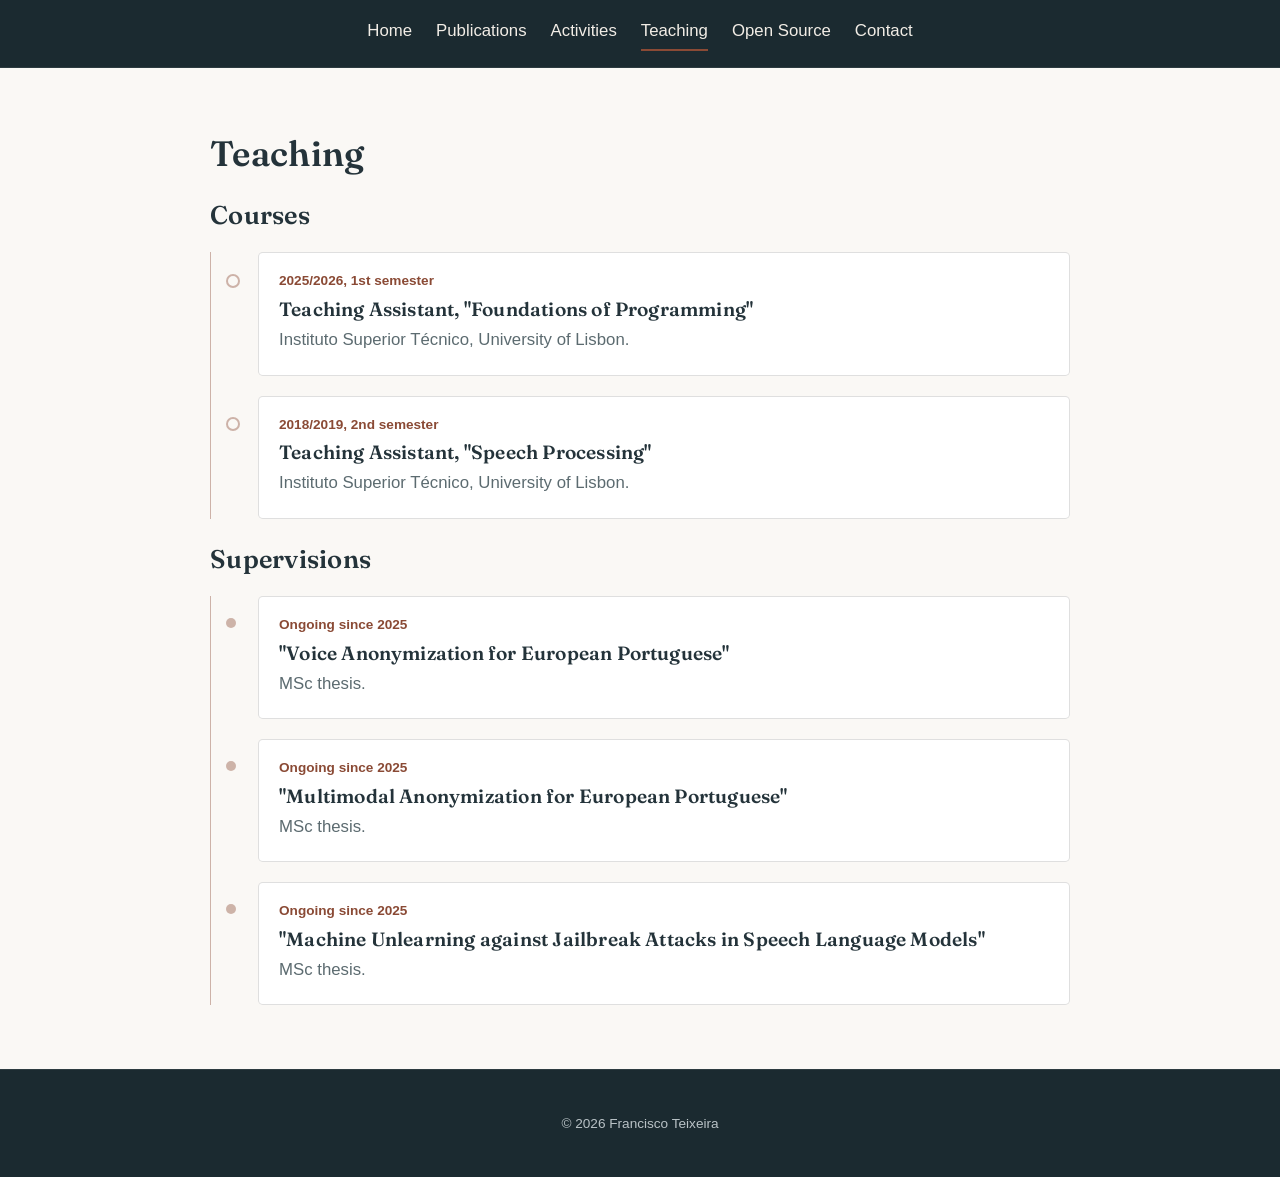
<file: teaching.html>
<!DOCTYPE html>
<html lang="en">
<head>
  <meta charset="UTF-8">
  <meta name="viewport" content="width=device-width, initial-scale=1.0">
  <title>Teaching — Francisco Teixeira</title>
  <link rel="preconnect" href="https://fonts.googleapis.com">
  <link rel="preconnect" href="https://fonts.gstatic.com" crossorigin>
  <link rel="stylesheet" href="https://fonts.googleapis.com/css2?family=Fraunces:opsz,wght@9..144,500;9..144,600;9..144,700&display=swap">
  <link rel="stylesheet" href="assets/css/style.css">
</head>
<body>
  <div class="bg-glow" aria-hidden="true">
    <span class="blob blob-1"></span>
    <span class="blob blob-2"></span>
  </div>
  <header class="site-header">
    <nav class="site-nav">
      <a href="index.html">Home</a>
      <a href="publications.html">Publications</a>
      <a href="activities.html">Activities</a>
      <a href="teaching.html">Teaching</a>
      <a href="projects.html">Open Source</a>
      <a href="index.html#contact">Contact</a>
    </nav>
  </header>

  <main>
    <h1>Teaching</h1>

    <section>
      <h2>Courses</h2>

      <!-- Example entry format:
      <div class="timeline-entry">
        <span class="date">Date or date range</span>
        <h3>Course/role title</h3>
        <p class="description">Short description.</p>
      </div>
      -->

      <div class="timeline">

      <div class="timeline-entry is-past">
        <span class="date">2025/2026, 1st semester</span>
        <h3>Teaching Assistant, "Foundations of Programming"</h3>
        <p class="description">Instituto Superior Técnico, University of Lisbon.</p>
      </div>

      <div class="timeline-entry is-past">
        <span class="date">2018/2019, 2nd semester</span>
        <h3>Teaching Assistant, "Speech Processing"</h3>
        <p class="description">Instituto Superior Técnico, University of Lisbon.</p>
      </div>

      </div>
    </section>

    <section>
      <h2>Supervisions</h2>

      <div class="timeline">

      <div class="timeline-entry">
        <span class="date">Ongoing since 2025</span>
        <h3>"Voice Anonymization for European Portuguese"</h3>
        <p class="description">MSc thesis.</p>
      </div>

      <div class="timeline-entry">
        <span class="date">Ongoing since 2025</span>
        <h3>"Multimodal Anonymization for European Portuguese"</h3>
        <p class="description">MSc thesis.</p>
      </div>

      <div class="timeline-entry">
        <span class="date">Ongoing since 2025</span>
        <h3>"Machine Unlearning against Jailbreak Attacks in Speech Language Models"</h3>
        <p class="description">MSc thesis.</p>
      </div>

      </div>
    </section>
  </main>

  <footer class="site-footer">
    <p>&copy; <span id="year"></span> Francisco Teixeira</p>
  </footer>

  <script src="assets/js/main.js"></script>
  <script>document.getElementById("year").textContent = new Date().getFullYear();</script>
</body>
</html>
</file>
<file: assets/css/style.css>
/* Shared stylesheet for personal site — plain CSS, no framework */

:root {
  --max-width: 900px;
  /* page background: warm off-white, paper-like */
  --color-page-bg: #faf8f5;
  --color-panel-bg: #ffffff;
  /* flat ink color used for header/footer, not the page background */
  --color-ink: #1b2a30;
  --color-text: #24333a;
  --color-text-muted: #5c6b70;
  --color-text-on-dark: #f2ede6;
  --color-text-on-dark-muted: #b9c2c6;
  /* single understated accent, used sparingly throughout */
  --color-accent: #8a4a35;
  --color-accent-dark: #6e3a29;
  --color-accent-tint: rgba(168, 129, 115, 0.16);
  --color-rule: rgba(28, 30, 30, 0.14);
  --color-rule-accent: rgba(138, 74, 53, 0.4);
  --radius: 0.3rem;
  --font-heading: "Fraunces", Georgia, "Times New Roman", serif;
  --font-body: -apple-system, BlinkMacSystemFont, "Segoe UI", Helvetica, Arial, sans-serif;
}

* {
  box-sizing: border-box;
}

html {
  min-height: 100%;
}

body {
  margin: 0;
  font-family: var(--font-body);
  font-size: 1.05rem;
  color: var(--color-text);
  line-height: 1.75;
  min-height: 100vh;
  position: relative;
  background: var(--color-page-bg);
}

a {
  color: var(--color-accent);
  text-decoration: none;
}

a:hover {
  text-decoration: underline;
}

h1, h2, h3 {
  font-family: var(--font-heading);
  line-height: 1.25;
  font-weight: 600;
  letter-spacing: 0.01em;
  color: var(--color-text);
}

h1 {
  font-size: 2.2rem;
  margin-top: 0;
}

h2 {
  font-size: 1.6rem;
}

h3 {
  font-size: 1.2rem;
}

/* ---------- Decorative background (kept minimal for editorial look) ---------- */

.bg-glow {
  display: none;
}

/* ---------- Editorial panel utility (hairline border, no blur) ---------- */

.glass {
  background: var(--color-panel-bg);
  border: 1px solid var(--color-rule);
  border-radius: var(--radius);
}

/* ---------- Header / nav (flat ink bar) ---------- */

.site-header {
  background: var(--color-ink);
  border-bottom: 1px solid rgba(255, 255, 255, 0.08);
  position: sticky;
  top: 0;
  z-index: 10;
}

.site-nav {
  max-width: var(--max-width);
  margin: 0 auto;
  padding: 1rem 1.25rem;
  display: flex;
  flex-wrap: wrap;
  justify-content: center;
  gap: 1.5rem;
}

.site-nav a {
  color: var(--color-text-on-dark);
  font-weight: 500;
  padding-bottom: 0.2rem;
  border-bottom: 2px solid transparent;
  transition: color 0.15s ease, border-color 0.15s ease;
}

.site-nav a:hover {
  color: var(--color-text-on-dark);
  text-decoration: none;
  border-bottom-color: var(--color-accent);
}

.site-nav a.active {
  color: var(--color-text-on-dark);
  border-bottom-color: var(--color-accent);
}

/* ---------- Layout ---------- */

main {
  max-width: var(--max-width);
  margin: 0 auto;
  padding: 4rem 1.25rem;
  min-height: 60vh;
}

.hero + main {
  padding-top: 0.75rem;
}

section + section {
  margin-top: 1.5rem;
}

/* ---------- Hero (Home page) ---------- */

.hero {
  padding: 4rem 1.25rem 1.5rem;
}

.hero-inner {
  max-width: var(--max-width);
  margin: 0 auto;
  padding: 2.5rem;
  display: flex;
  align-items: center;
  gap: 2.5rem;
  flex-wrap: wrap;
}

.hero-avatar {
  flex: 0 0 auto;
  width: 140px;
  height: 140px;
  border-radius: 50%;
  background: var(--color-panel-bg);
  border: 1px solid var(--color-rule-accent);
  display: flex;
  align-items: center;
  justify-content: center;
  font-size: 2.4rem;
  font-family: var(--font-heading);
  font-weight: 600;
  color: var(--color-accent);
  overflow: hidden;
}

.hero-avatar img {
  width: 100%;
  height: 100%;
  object-fit: cover;
}

.hero-content {
  flex: 1 1 320px;
}

.hero-content h1 {
  font-size: 3rem;
  font-weight: 600;
  margin: 0 0 0.5rem;
  color: var(--color-text);
  letter-spacing: 0.005em;
}

.hero-tagline {
  font-size: 1.2rem;
  color: var(--color-text-muted);
  margin: 0 0 1.75rem;
}

.tag-float {
  max-width: var(--max-width);
  margin: 0 auto;
  padding: 1.1rem 2rem;
  display: flex;
  flex-wrap: wrap;
  justify-content: center;
  gap: 1rem 2rem;
  position: relative;
  z-index: 1;
}

.tag-row {
  list-style: none;
  padding: 0;
  margin: 0;
  display: flex;
  flex-wrap: wrap;
  align-items: center;
  justify-content: center;
  gap: 0.5rem;
}

.tag-group-label {
  font-size: 0.8rem;
  font-weight: 600;
  color: var(--color-text-muted);
  margin-right: 0.15rem;
}

.tag {
  display: inline-block;
  padding: 0.2rem 0.65rem;
  border-radius: 999px;
  background: var(--color-panel-bg);
  border: 1px solid var(--color-rule-accent);
  color: var(--color-accent-dark);
  font-size: 0.8rem;
  font-weight: 500;
}

.hero-ctas {
  list-style: none;
  padding: 0;
  margin: 0;
  display: flex;
  flex-wrap: wrap;
  gap: 0.75rem;
}

.hero-ctas li {
  margin: 0;
}

.hero-ctas a {
  display: inline-block;
  padding: 0.55rem 1.2rem;
  border-radius: var(--radius);
  background: var(--color-accent);
  color: #ffffff;
  font-weight: 600;
  font-size: 0.9rem;
  transition: background 0.2s ease;
}

.hero-ctas a:hover {
  background: var(--color-accent-dark);
  text-decoration: none;
}

.content-section {
  max-width: var(--max-width);
  padding: 1.25rem 2.5rem;
}

.content-section h2 {
  margin-top: 0;
}

/* ---------- Home page: intro / research focus / explore / contact CTA ---------- */

.intro-section p {
  margin: 0;
}

.news-list {
  list-style: none;
  margin: 0;
  padding: 0;
}

.news-item {
  display: flex;
  gap: 1.5rem;
  padding: 1rem 0;
  border-top: 1px solid var(--color-rule);
}

.news-item:first-child {
  border-top: none;
}

.news-date {
  flex: 0 0 5rem;
  font-weight: 600;
  color: var(--color-accent);
}

.news-item p {
  margin: 0;
  flex: 1;
}

.focus-card,
.explore-card {
  padding: 1.5rem;
  display: flex;
  flex-direction: column;
  gap: 0.5rem;
  transition: border-color 0.2s ease;
}

.featured {
  /* border-color: var(--color-accent) !important; */
  background: var(--color-accent-tint);
}

.focus-card h3,
.explore-card h3 {
  margin: 0;
}

.explore-card {
  color: var(--color-text);
}

.explore-card:hover {
  border-color: var(--color-rule-accent);
  text-decoration: none;
}

.contact-cta {
  text-align: center;
}

.contact-cta .hero-ctas {
  justify-content: center;
  margin-top: 1rem;
}

/* ---------- Links list ---------- */

.links-list {
  list-style: none;
  padding: 0;
}

.links-list li {
  margin-bottom: 0.5rem;
}

/* ---------- Cards (publications / projects) ---------- */

.card-grid {
  display: grid;
  grid-template-columns: 1fr;
  gap: 1.25rem;
}

@media (min-width: 640px) {
  .card-grid {
    grid-template-columns: repeat(auto-fill, minmax(320px, 1fr));
  }
}

.publication,
.project {
  background: var(--color-panel-bg);
  border: 1px solid var(--color-rule);
  border-radius: var(--radius);
  padding: 1.5rem;
  transition: border-color 0.2s ease;
  display: flex;
  flex-direction: column;
  gap: 0.5rem;
}

.publication:hover,
.project:hover {
  border-color: var(--color-rule-accent);
}

.publication h3,
.project h3 {
  margin: 0;
}

/* ---------- Publications list (horizontal strip layout) ---------- */

.pub-list {
  display: flex;
  flex-direction: column;
  gap: 1.1rem;
}

.pub-list .publication {
  flex-direction: row;
  align-items: center;
  justify-content: space-between;
  gap: 1.5rem;
  padding: 1.1rem 1.5rem;
}

.pub-list .publication .pub-main {
  flex: 1 1 auto;
  min-width: 0;
  display: flex;
  flex-direction: column;
  gap: 0.35rem;
}

.pub-list .publication .pub-side {
  flex: 0 0 auto;
  display: flex;
  flex-direction: column;
  align-items: flex-end;
  gap: 0.5rem;
}

.pub-list .publication .links {
  margin-top: 0;
  justify-content: flex-end;
}

@media (max-width: 720px) {
  .pub-list .publication {
    flex-direction: column;
    align-items: stretch;
  }

  .pub-list .publication .pub-side {
    align-items: flex-start;
  }

  .pub-list .publication .links {
    justify-content: flex-start;
  }
}

.badge {
  display: inline-block;
  align-self: flex-start;
  background: var(--color-accent);
  color: #ffffff;
  font-size: 0.78rem;
  font-weight: 700;
  padding: 0.2rem 0.65rem;
  border-radius: var(--radius);
}

.publication .authors {
  margin: 0;
  color: var(--color-text-muted);
  font-size: 0.92rem;
}

.publication .description,
.project .description {
  margin: 0;
  color: var(--color-text-muted);
}

.publication .links,
.project .links {
  margin-top: 0.25rem;
  display: flex;
  flex-wrap: wrap;
  gap: 0.6rem;
}

.publication .links a,
.project .links a {
  font-size: 0.88rem;
  font-weight: 600;
  padding: 0.3rem 0.75rem;
  border: 1px solid var(--color-accent);
  border-radius: var(--radius);
  color: var(--color-accent);
  transition: background 0.15s ease, color 0.15s ease;
}

.publication .links a:hover,
.project .links a:hover {
  background: var(--color-accent);
  color: #ffffff;
  text-decoration: none;
}

/* ---------- Timeline (activities / teaching) ---------- */

.timeline {
  position: relative;
  padding-left: 1.75rem;
}

.timeline::before {
  content: "";
  position: absolute;
  left: 0;
  top: 0;
  bottom: 0;
  width: 1px;
  background: var(--color-rule-accent);
}

.timeline-entry {
  position: relative;
  margin: 0 0 1.25rem 1.25rem;
  padding: 1rem 1.25rem;
  background: var(--color-panel-bg);
  border: 1px solid var(--color-rule);
  border-radius: var(--radius);
}

.timeline-entry:last-child {
  margin-bottom: 0;
}

.timeline-entry::before {
  content: "";
  position: absolute;
  left: calc(-1.75rem - 5px);
  top: 1.3rem;
  width: 10px;
  height: 10px;
  border-radius: 50%;
  background: var(--color-rule-accent);
}

.timeline-entry.is-past::before {
  background: var(--color-page-bg);
  border: 2px solid var(--color-rule-accent);
}

.timeline-entry .date {
  display: block;
  font-size: 0.85rem;
  font-weight: 700;
  color: var(--color-accent);
  margin-bottom: 0.25rem;
}

.timeline-entry h3 {
  margin: 0 0 0.25rem;
}

.timeline-entry .description {
  margin: 0.25rem 0;
  color: var(--color-text-muted);
}

.example-note {
  font-style: italic;
  color: var(--color-text-muted);
  font-size: 0.9rem;
}

/* ---------- Footer ---------- */

.site-footer {
  background: var(--color-ink);
  border-top: 1px solid rgba(255, 255, 255, 0.08);
  padding: 1.75rem 1.25rem;
  text-align: center;
  color: var(--color-text-on-dark-muted);
  font-size: 0.85rem;
}

@media (max-width: 480px) {
  .site-nav {
    gap: 0.9rem;
  }

  .hero-inner {
    flex-direction: column;
    text-align: center;
    padding: 2rem 1.5rem;
  }

  .hero-ctas {
    justify-content: center;
  }

  .content-section {
    padding: 1.5rem;
  }

  .timeline {
    padding-left: 1.25rem;
  }

  .timeline-entry {
    margin-left: 1rem;
  }

  .timeline-entry::before {
    left: calc(-1.25rem - 5px);
  }
}
</file>
